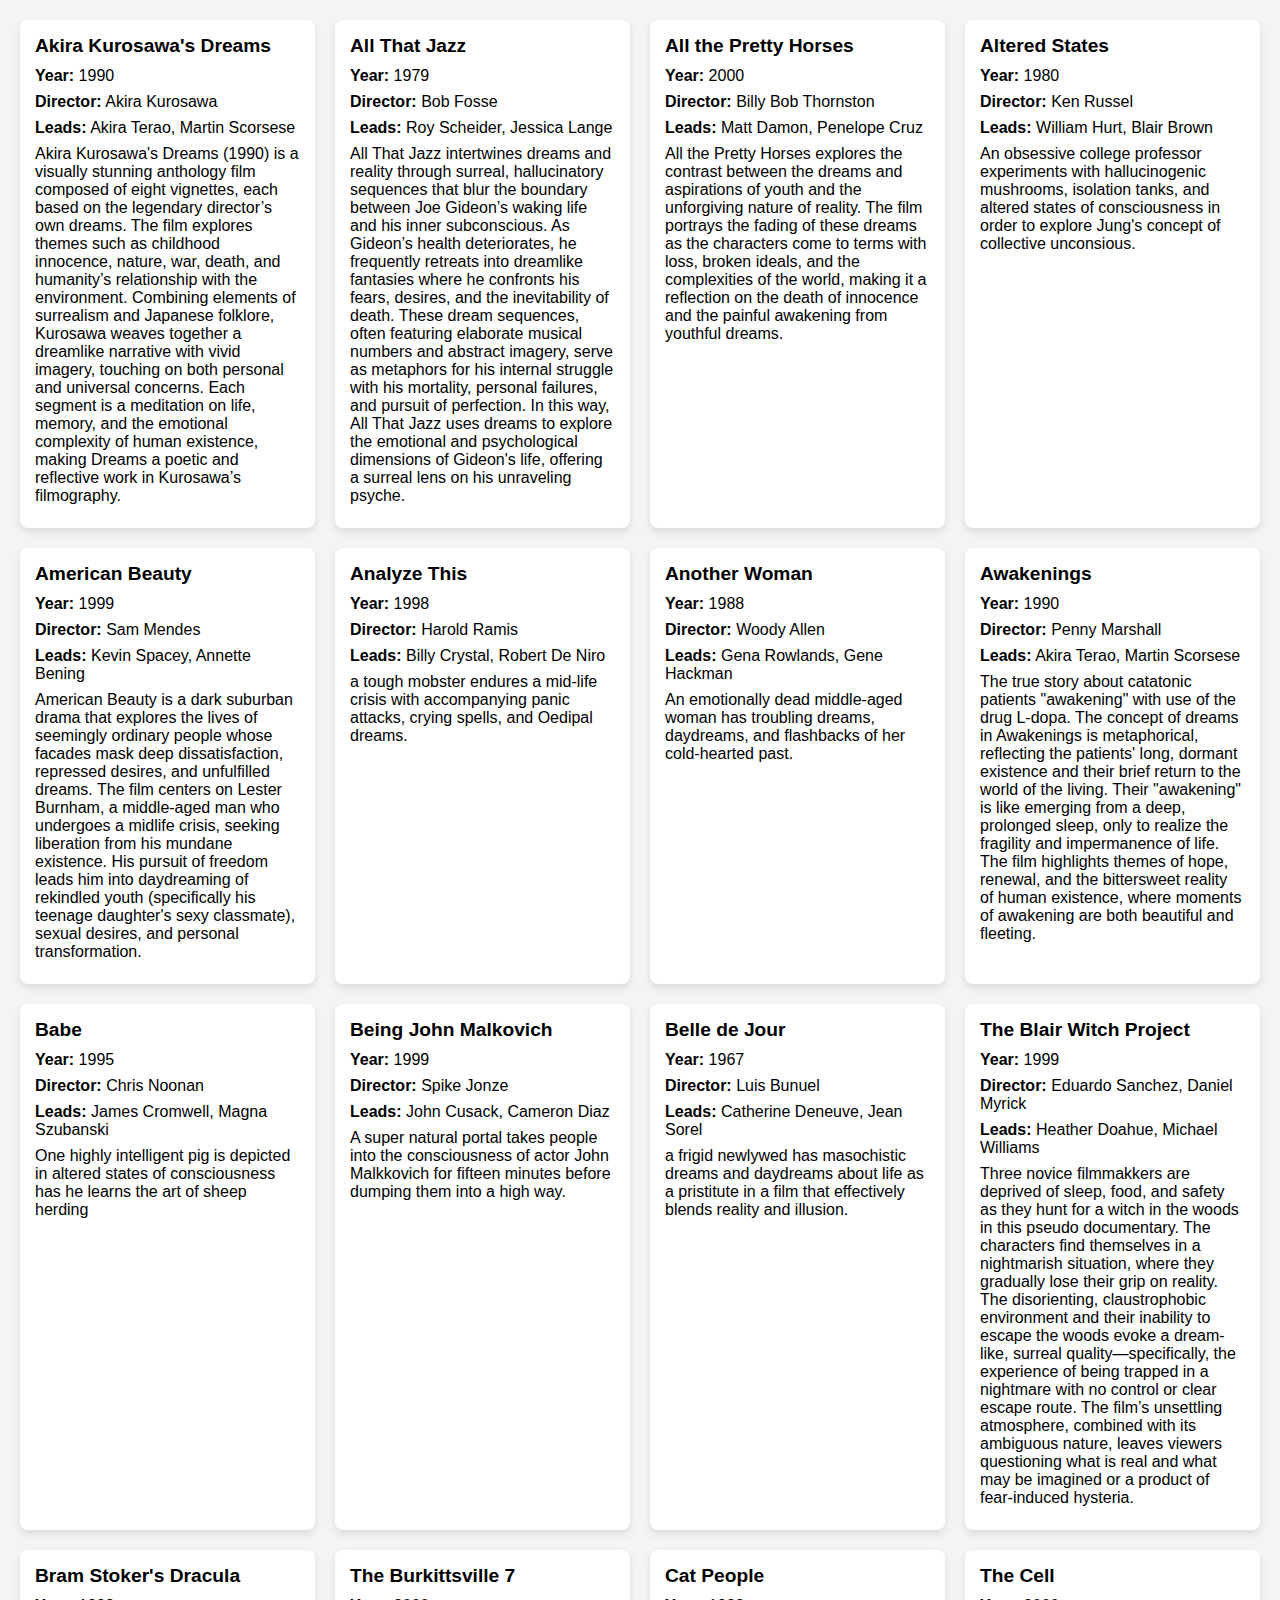
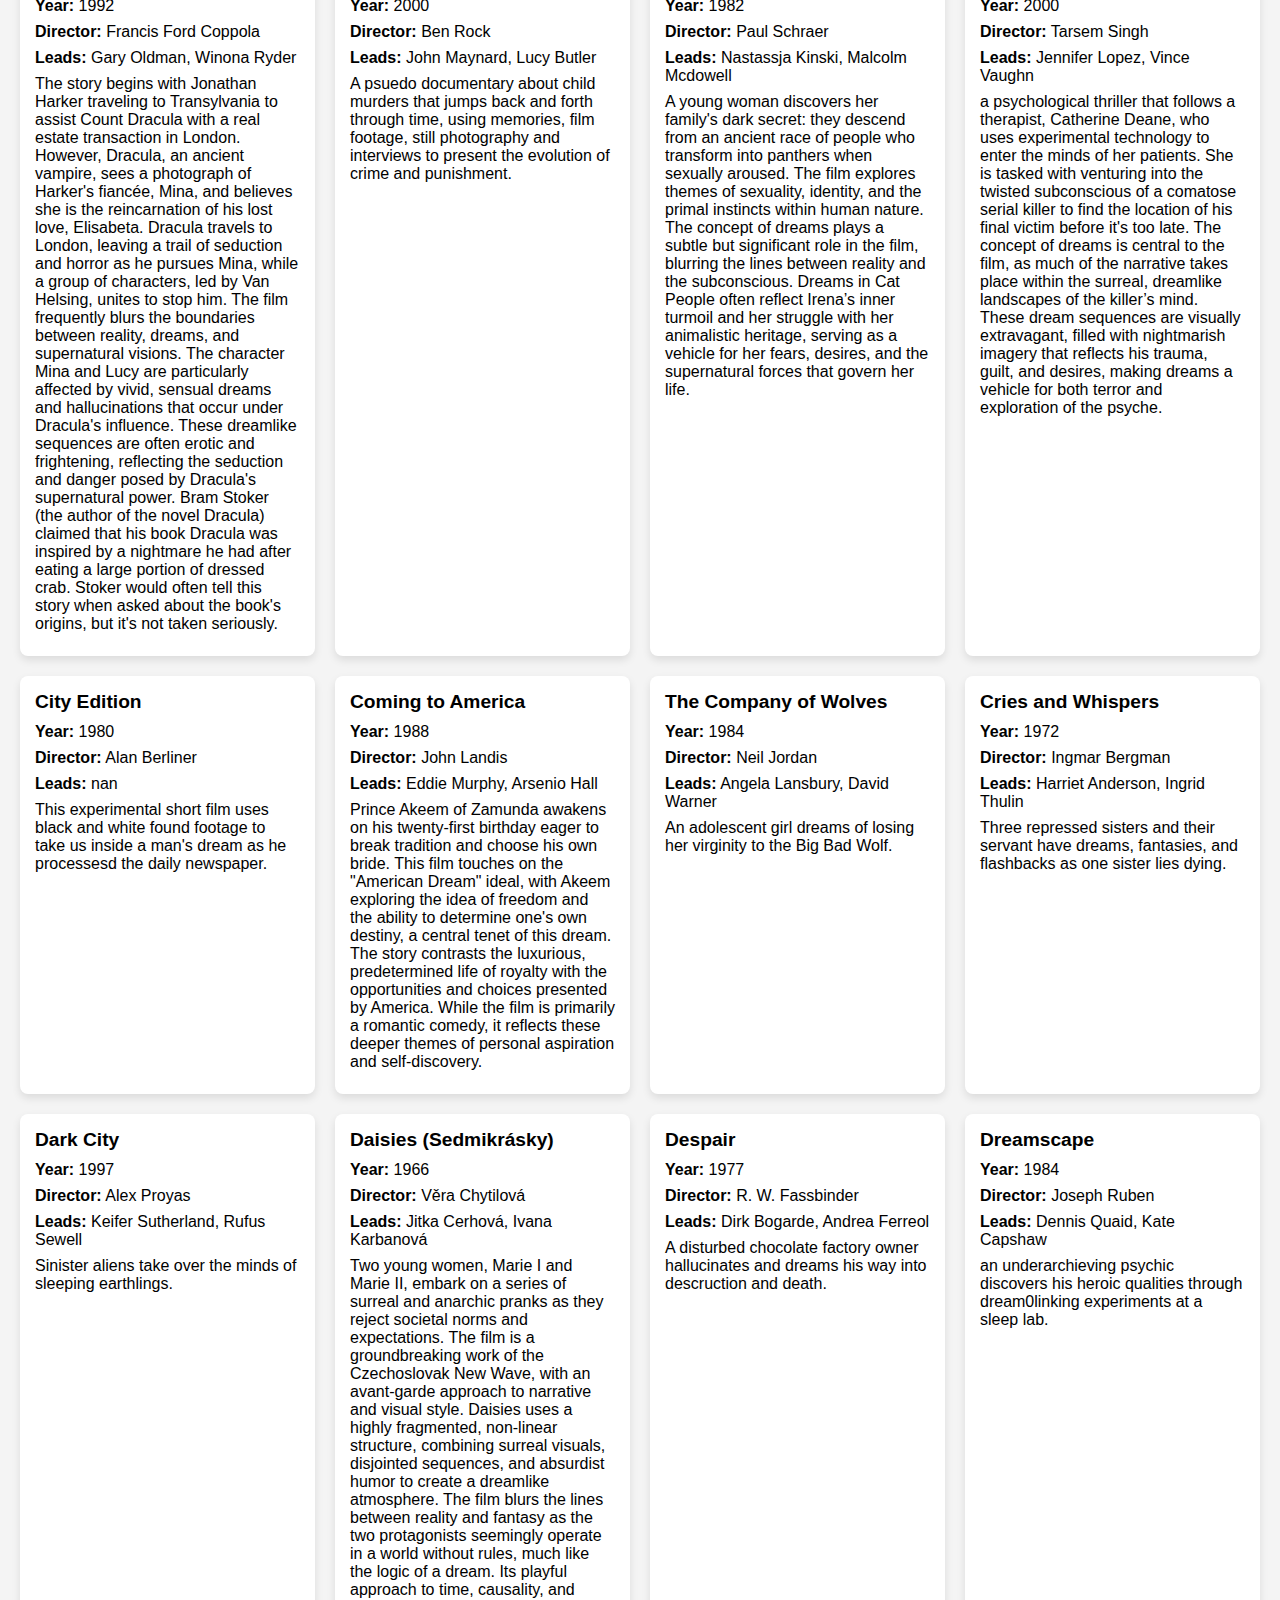
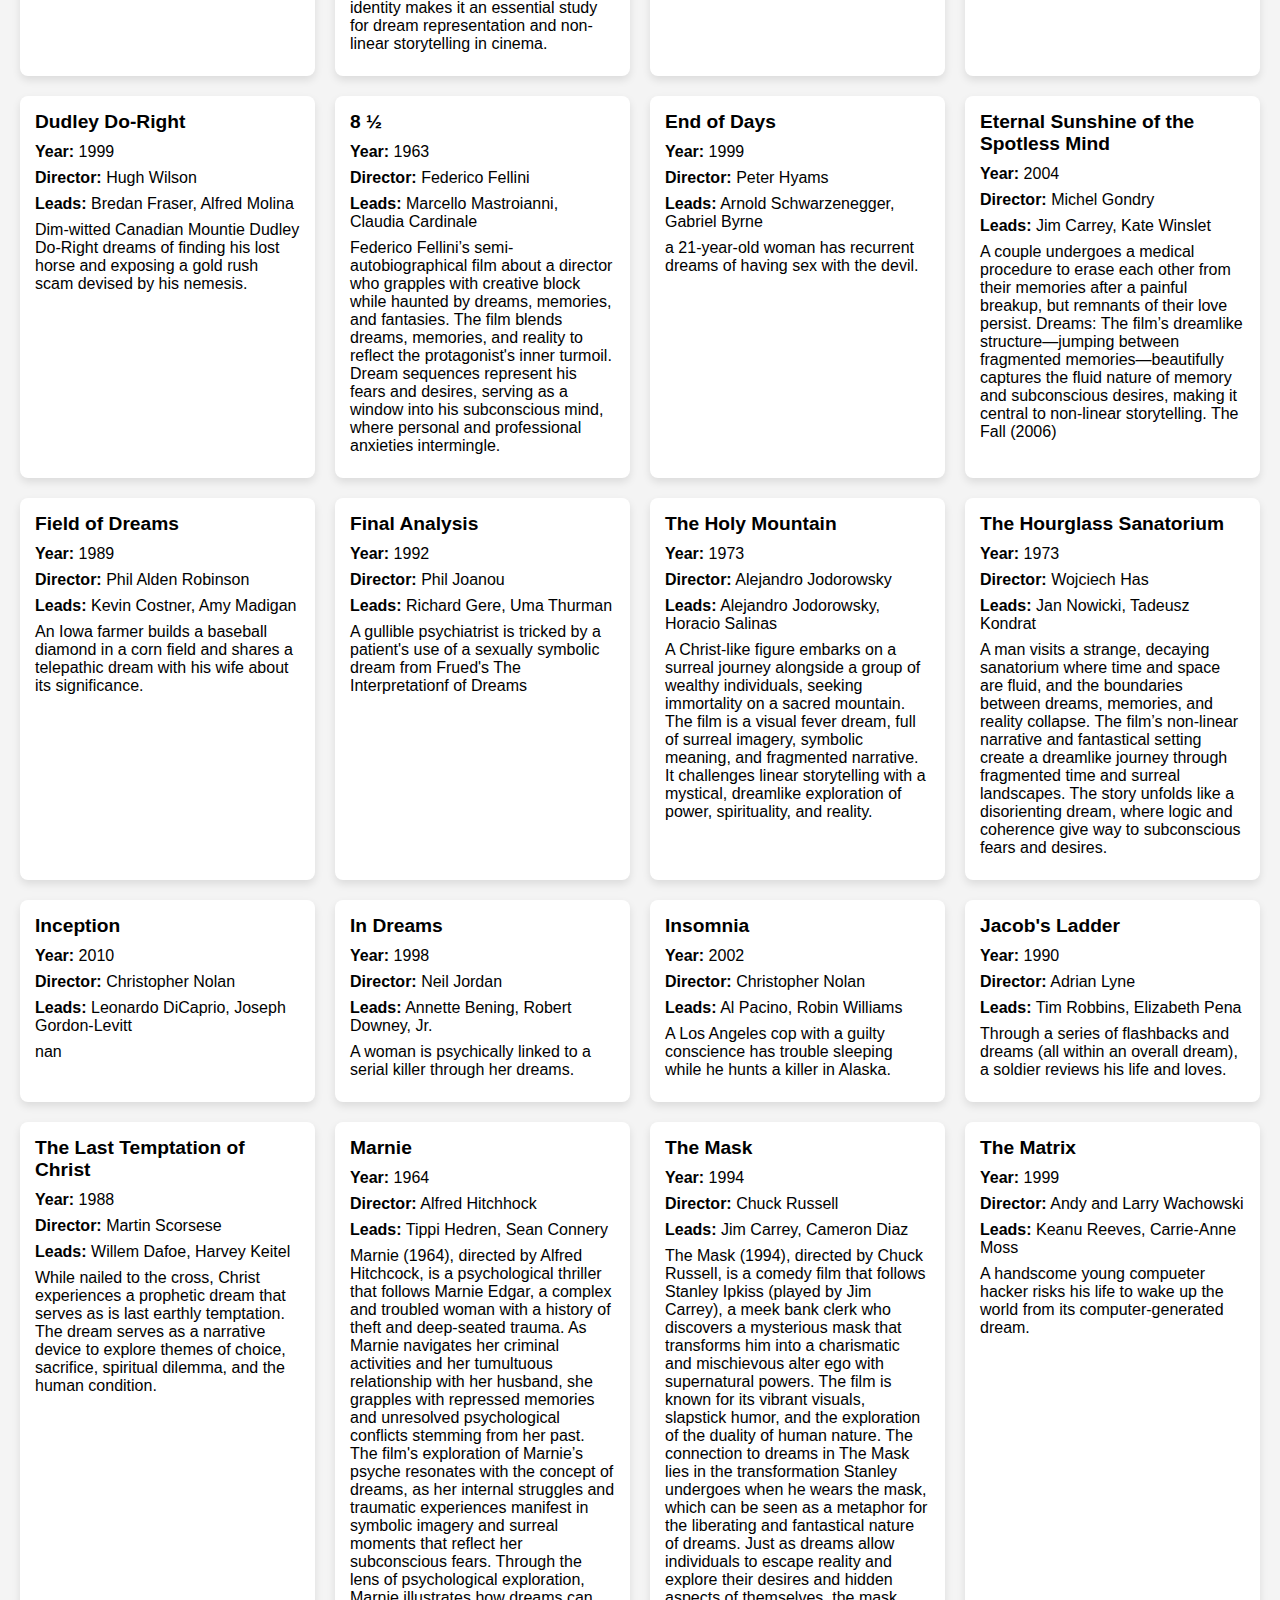
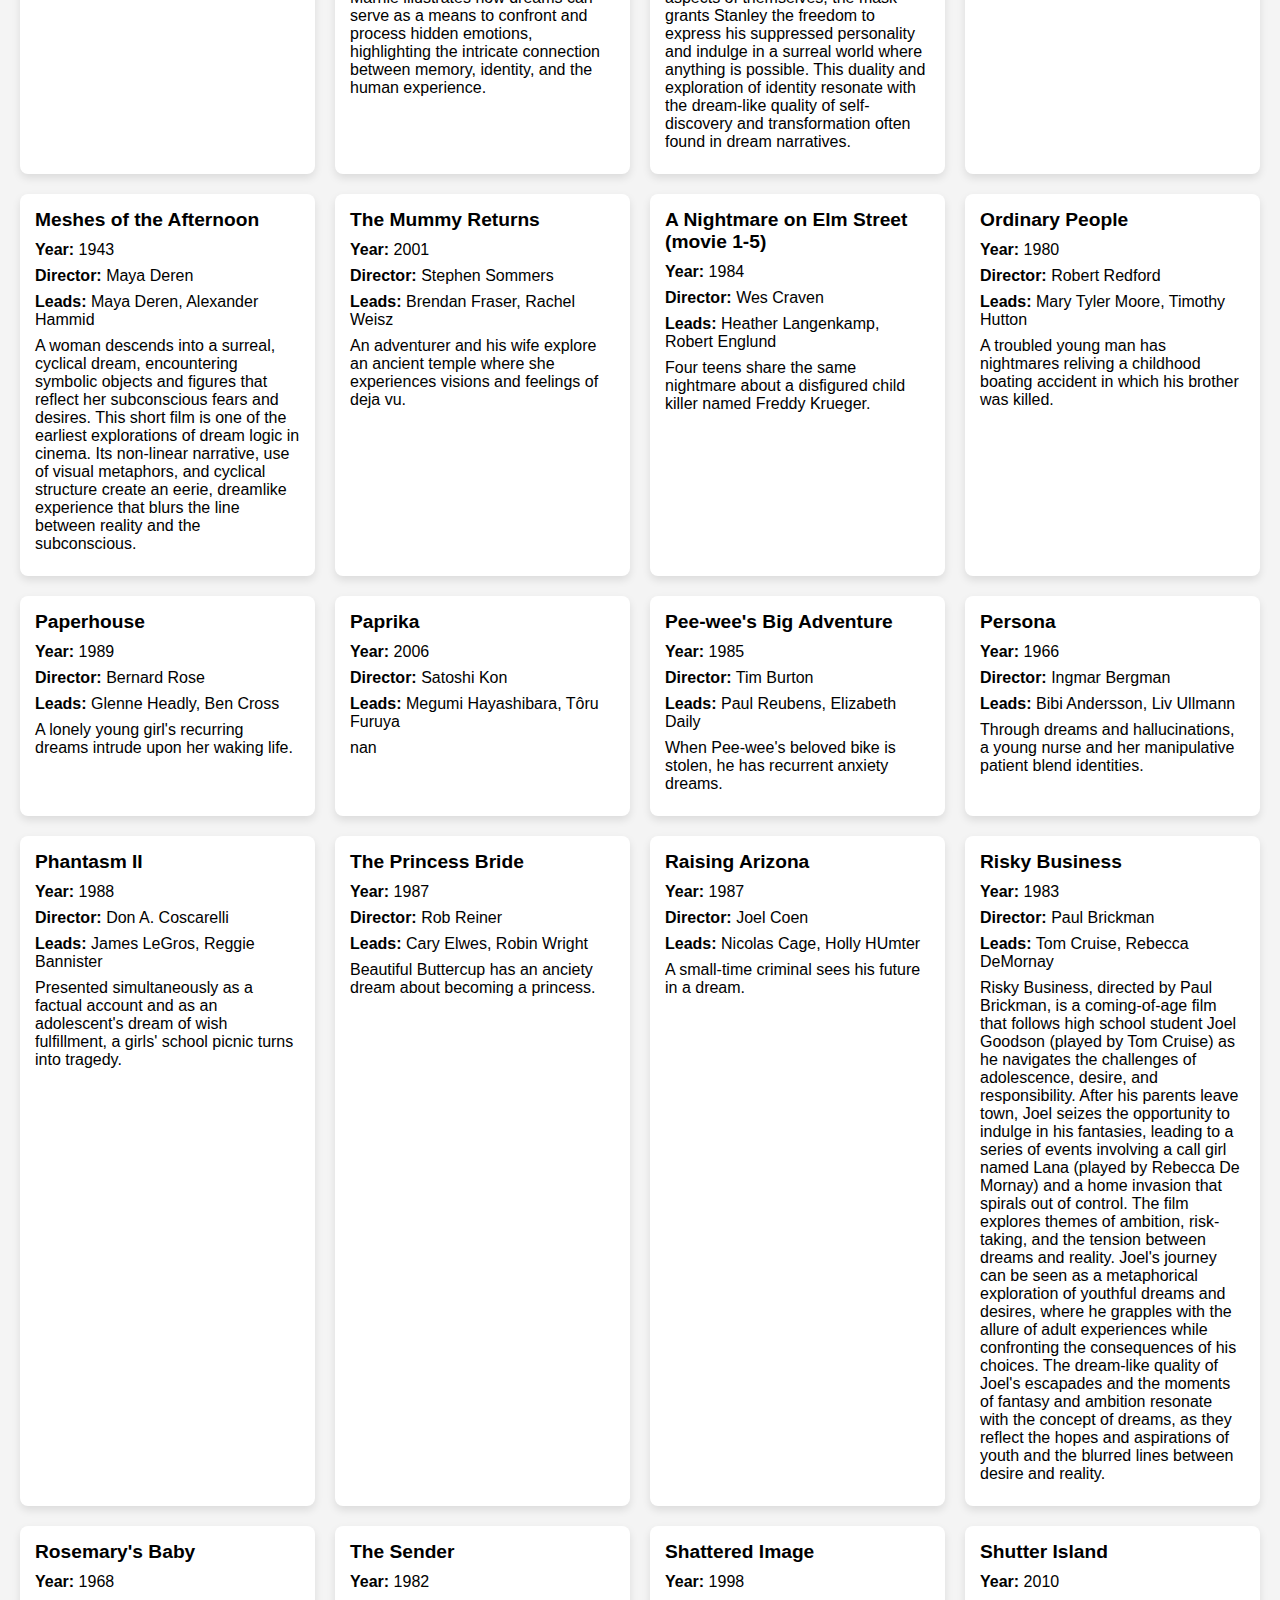
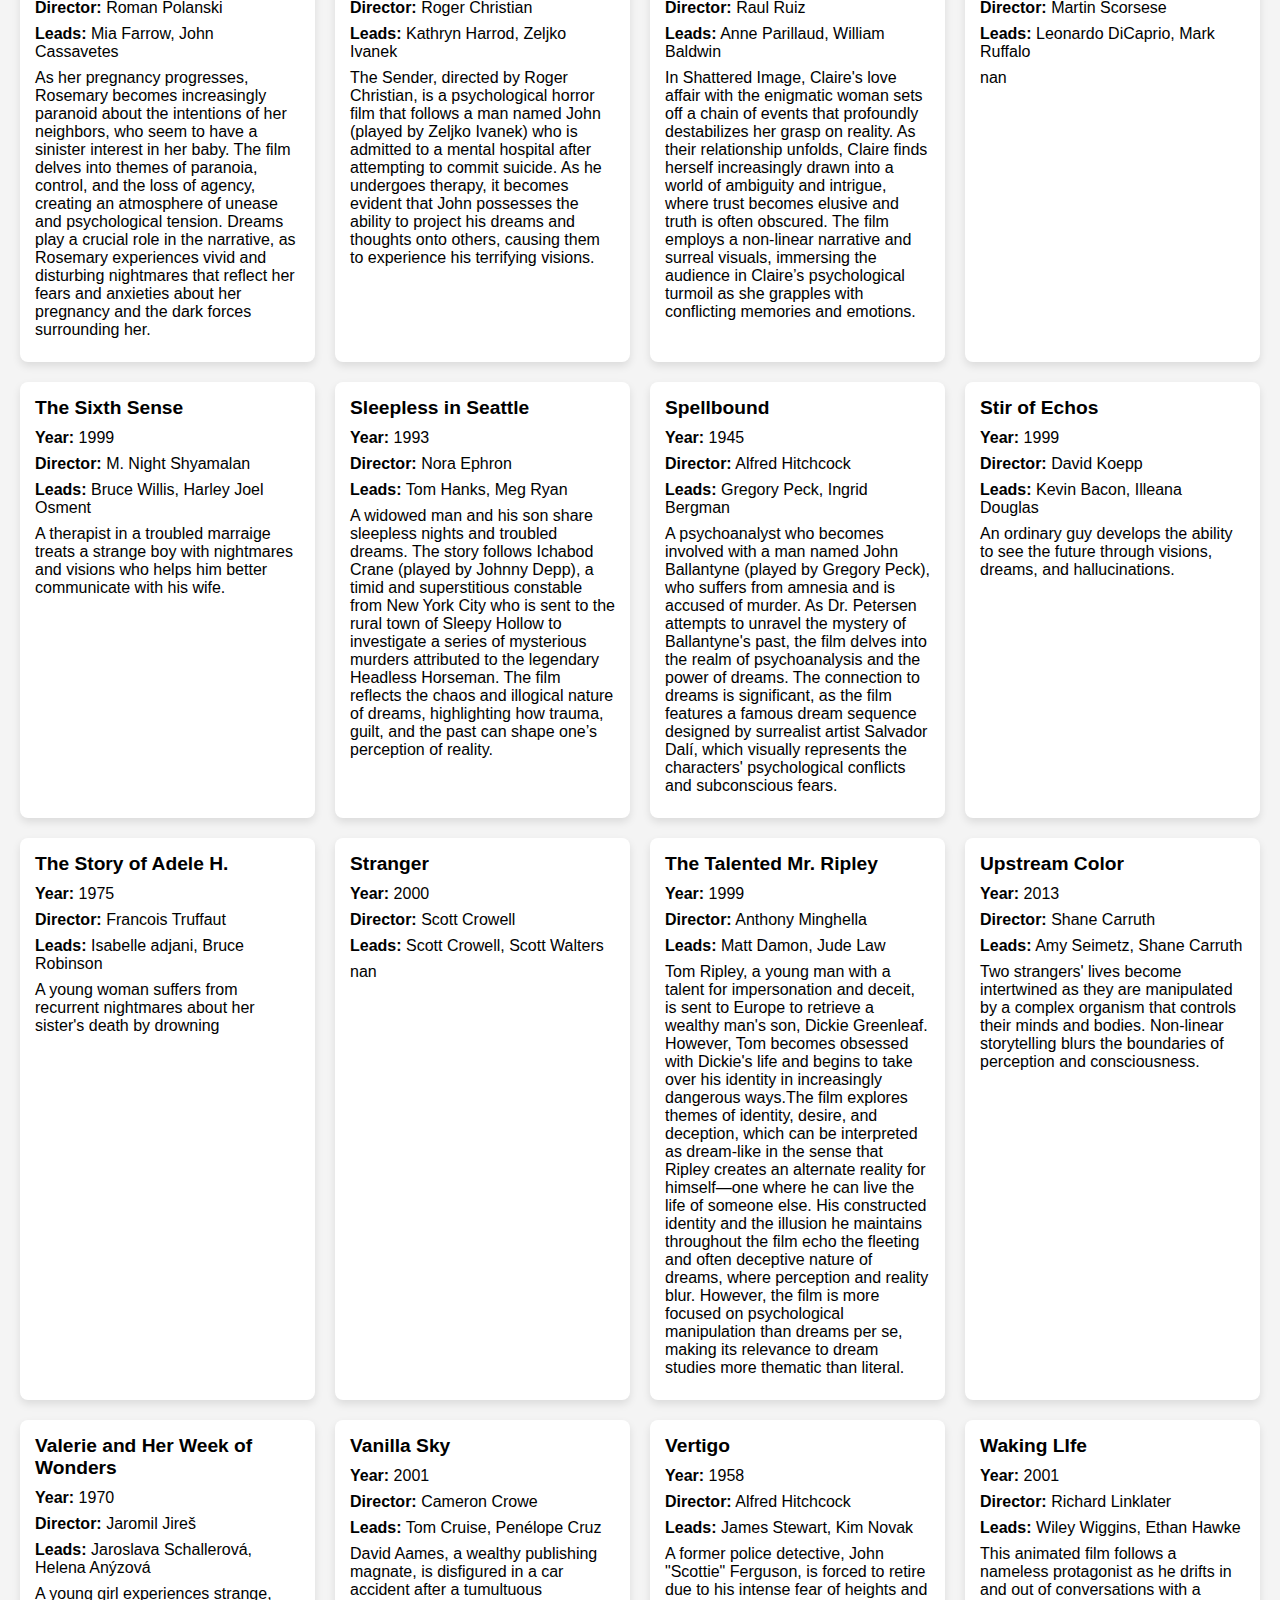
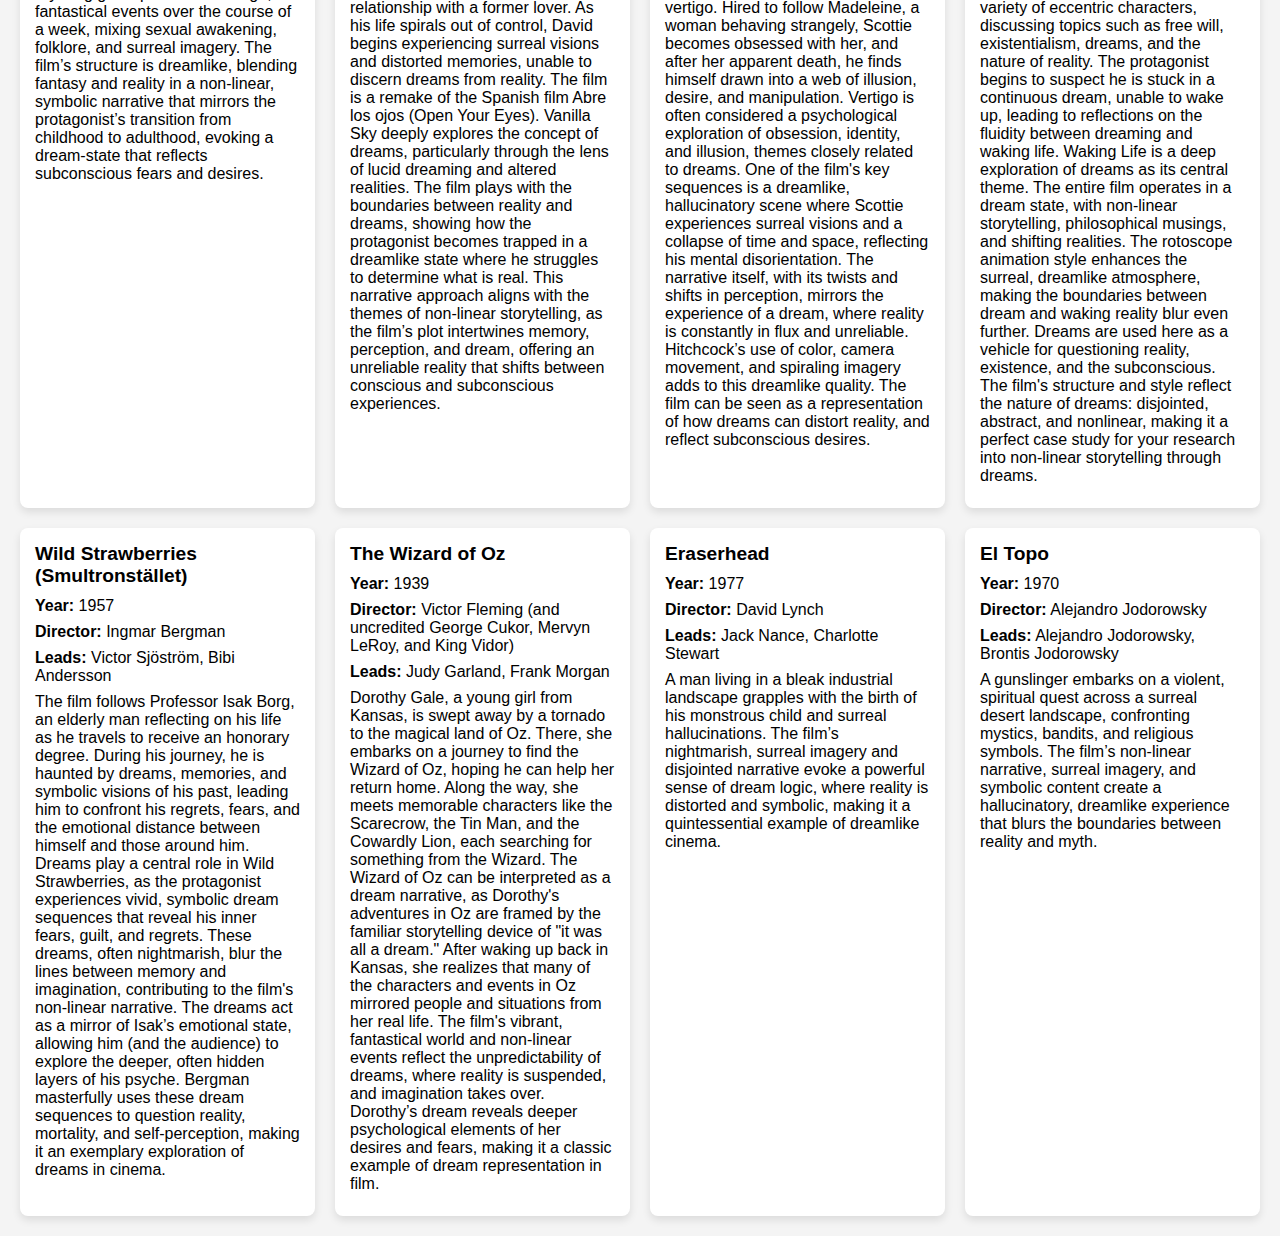
<file: film_archive.html>
<!DOCTYPE html>
<html lang="en">
<head>
    <meta charset="UTF-8">
    <meta name="viewport" content="width=device-width, initial-scale=1.0">
    <title>Film Archive</title>
    <link rel="stylesheet" href="style.css">
</head>
<body>
    <div class="film-grid">
        
    <div class="film-item">
        <div class="film-title">Akira Kurosawa's Dreams</div>
        <div class="film-year"><strong>Year:</strong> 1990</div>
        <div class="film-director"><strong>Director:</strong> Akira Kurosawa</div>
        <div class="film-leads"><strong>Leads:</strong> Akira Terao, Martin Scorsese</div>
        <div class="film-description">Akira Kurosawa's Dreams (1990) is a visually stunning anthology film composed of eight vignettes, each based on the legendary director’s own dreams. The film explores themes such as childhood innocence, nature, war, death, and humanity’s relationship with the environment. Combining elements of surrealism and Japanese folklore, Kurosawa weaves together a dreamlike narrative with vivid imagery, touching on both personal and universal concerns. Each segment is a meditation on life, memory, and the emotional complexity of human existence, making Dreams a poetic and reflective work in Kurosawa’s filmography.</div>
    </div>
    
    <div class="film-item">
        <div class="film-title">All That Jazz</div>
        <div class="film-year"><strong>Year:</strong> 1979</div>
        <div class="film-director"><strong>Director:</strong> Bob Fosse</div>
        <div class="film-leads"><strong>Leads:</strong> Roy Scheider, Jessica Lange</div>
        <div class="film-description">All That Jazz intertwines dreams and reality through surreal, hallucinatory sequences that blur the boundary between Joe Gideon’s waking life and his inner subconscious. As Gideon’s health deteriorates, he frequently retreats into dreamlike fantasies where he confronts his fears, desires, and the inevitability of death. These dream sequences, often featuring elaborate musical numbers and abstract imagery, serve as metaphors for his internal struggle with his mortality, personal failures, and pursuit of perfection. In this way, All That Jazz uses dreams to explore the emotional and psychological dimensions of Gideon's life, offering a surreal lens on his unraveling psyche.</div>
    </div>
    
    <div class="film-item">
        <div class="film-title">All the Pretty Horses</div>
        <div class="film-year"><strong>Year:</strong> 2000</div>
        <div class="film-director"><strong>Director:</strong> Billy Bob Thornston</div>
        <div class="film-leads"><strong>Leads:</strong> Matt Damon, Penelope Cruz</div>
        <div class="film-description">All the Pretty Horses explores the contrast between the dreams and aspirations of youth and the unforgiving nature of reality. The film portrays the fading of these dreams as the characters come to terms with loss, broken ideals, and the complexities of the world, making it a reflection on the death of innocence and the painful awakening from youthful dreams.</div>
    </div>
    
    <div class="film-item">
        <div class="film-title">Altered States</div>
        <div class="film-year"><strong>Year:</strong> 1980</div>
        <div class="film-director"><strong>Director:</strong> Ken Russel</div>
        <div class="film-leads"><strong>Leads:</strong> William Hurt, Blair Brown</div>
        <div class="film-description">An obsessive college professor experiments with hallucinogenic mushrooms, isolation tanks, and altered states of consciousness in order to explore Jung's concept of collective unconsious.</div>
    </div>
    
    <div class="film-item">
        <div class="film-title">American Beauty</div>
        <div class="film-year"><strong>Year:</strong> 1999</div>
        <div class="film-director"><strong>Director:</strong> Sam Mendes</div>
        <div class="film-leads"><strong>Leads:</strong> Kevin Spacey, Annette Bening</div>
        <div class="film-description">American Beauty is a dark suburban drama that explores the lives of seemingly ordinary people whose facades mask deep dissatisfaction, repressed desires, and unfulfilled dreams. The film centers on Lester Burnham, a middle-aged man who undergoes a midlife crisis, seeking liberation from his mundane existence. His pursuit of freedom leads him into daydreaming of rekindled youth (specifically his teenage daughter's sexy classmate), sexual desires, and personal transformation.</div>
    </div>
    
    <div class="film-item">
        <div class="film-title">Analyze This</div>
        <div class="film-year"><strong>Year:</strong> 1998</div>
        <div class="film-director"><strong>Director:</strong> Harold Ramis</div>
        <div class="film-leads"><strong>Leads:</strong> Billy Crystal, Robert De Niro</div>
        <div class="film-description">a tough mobster endures a mid-life crisis with accompanying panic attacks, crying spells, and Oedipal dreams.</div>
    </div>
    
    <div class="film-item">
        <div class="film-title">Another Woman</div>
        <div class="film-year"><strong>Year:</strong> 1988</div>
        <div class="film-director"><strong>Director:</strong> Woody Allen</div>
        <div class="film-leads"><strong>Leads:</strong> Gena Rowlands, Gene Hackman</div>
        <div class="film-description">An emotionally dead middle-aged woman has troubling dreams, daydreams, and flashbacks of her cold-hearted past.</div>
    </div>
    
    <div class="film-item">
        <div class="film-title">Awakenings</div>
        <div class="film-year"><strong>Year:</strong> 1990</div>
        <div class="film-director"><strong>Director:</strong> Penny Marshall</div>
        <div class="film-leads"><strong>Leads:</strong> Akira Terao, Martin Scorsese</div>
        <div class="film-description">The true story about catatonic patients "awakening" with use of the drug L-dopa. The concept of dreams in Awakenings is metaphorical, reflecting the patients' long, dormant existence and their brief return to the world of the living. Their "awakening" is like emerging from a deep, prolonged sleep, only to realize the fragility and impermanence of life. The film highlights themes of hope, renewal, and the bittersweet reality of human existence, where moments of awakening are both beautiful and fleeting.</div>
    </div>
    
    <div class="film-item">
        <div class="film-title">Babe</div>
        <div class="film-year"><strong>Year:</strong> 1995</div>
        <div class="film-director"><strong>Director:</strong> Chris Noonan</div>
        <div class="film-leads"><strong>Leads:</strong> James Cromwell, Magna Szubanski</div>
        <div class="film-description">One highly intelligent pig is depicted in altered states of consciousness has he learns the art of sheep herding</div>
    </div>
    
    <div class="film-item">
        <div class="film-title">Being John Malkovich</div>
        <div class="film-year"><strong>Year:</strong> 1999</div>
        <div class="film-director"><strong>Director:</strong> Spike Jonze</div>
        <div class="film-leads"><strong>Leads:</strong> John Cusack, Cameron Diaz</div>
        <div class="film-description">A super natural portal takes people into the consciousness of actor John Malkkovich for fifteen minutes before dumping them into a high way.</div>
    </div>
    
    <div class="film-item">
        <div class="film-title">Belle de Jour</div>
        <div class="film-year"><strong>Year:</strong> 1967</div>
        <div class="film-director"><strong>Director:</strong> Luis Bunuel</div>
        <div class="film-leads"><strong>Leads:</strong> Catherine Deneuve, Jean Sorel</div>
        <div class="film-description">a frigid newlywed has masochistic dreams and daydreams about life as a pristitute in a film that effectively blends reality and illusion.</div>
    </div>
    
    <div class="film-item">
        <div class="film-title">The Blair Witch Project</div>
        <div class="film-year"><strong>Year:</strong> 1999</div>
        <div class="film-director"><strong>Director:</strong> Eduardo Sanchez, Daniel Myrick</div>
        <div class="film-leads"><strong>Leads:</strong> Heather Doahue, Michael Williams</div>
        <div class="film-description">Three novice filmmakkers are deprived of sleep, food, and safety as they hunt for a witch in the woods in this pseudo documentary. The characters find themselves in a nightmarish situation, where they gradually lose their grip on reality. The disorienting, claustrophobic environment and their inability to escape the woods evoke a dream-like, surreal quality—specifically, the experience of being trapped in a nightmare with no control or clear escape route. The film’s unsettling atmosphere, combined with its ambiguous nature, leaves viewers questioning what is real and what may be imagined or a product of fear-induced hysteria.</div>
    </div>
    
    <div class="film-item">
        <div class="film-title">Bram Stoker's Dracula</div>
        <div class="film-year"><strong>Year:</strong> 1992</div>
        <div class="film-director"><strong>Director:</strong> Francis Ford Coppola</div>
        <div class="film-leads"><strong>Leads:</strong> Gary Oldman, Winona Ryder</div>
        <div class="film-description">The story begins with Jonathan Harker traveling to Transylvania to assist Count Dracula with a real estate transaction in London. However, Dracula, an ancient vampire, sees a photograph of Harker's fiancée, Mina, and believes she is the reincarnation of his lost love, Elisabeta. Dracula travels to London, leaving a trail of seduction and horror as he pursues Mina, while a group of characters, led by Van Helsing, unites to stop him. The film frequently blurs the boundaries between reality, dreams, and supernatural visions. The character Mina and Lucy are particularly affected by vivid, sensual dreams and hallucinations that occur under Dracula's influence. These dreamlike sequences are often erotic and frightening, reflecting the seduction and danger posed by Dracula's supernatural power.
Bram Stoker (the author of the novel Dracula) claimed that his book Dracula was inspired by a nightmare he had after eating a large portion of dressed crab. Stoker would often tell this story when asked about the book's origins, but it's not taken seriously.</div>
    </div>
    
    <div class="film-item">
        <div class="film-title">The Burkittsville 7</div>
        <div class="film-year"><strong>Year:</strong> 2000</div>
        <div class="film-director"><strong>Director:</strong> Ben Rock</div>
        <div class="film-leads"><strong>Leads:</strong> John Maynard, Lucy Butler</div>
        <div class="film-description">A psuedo documentary about child murders that jumps back and forth through time, using memories, film footage, still photography and interviews to present the evolution of crime and punishment.</div>
    </div>
    
    <div class="film-item">
        <div class="film-title">Cat People</div>
        <div class="film-year"><strong>Year:</strong> 1982</div>
        <div class="film-director"><strong>Director:</strong> Paul Schraer</div>
        <div class="film-leads"><strong>Leads:</strong> Nastassja Kinski, Malcolm Mcdowell</div>
        <div class="film-description">A young woman discovers her family's dark secret: they descend from an ancient race of people who transform into panthers when sexually aroused. The film explores themes of sexuality, identity, and the primal instincts within human nature. The concept of dreams plays a subtle but significant role in the film, blurring the lines between reality and the subconscious. Dreams in Cat People often reflect Irena’s inner turmoil and her struggle with her animalistic heritage, serving as a vehicle for her fears, desires, and the supernatural forces that govern her life.</div>
    </div>
    
    <div class="film-item">
        <div class="film-title">The Cell</div>
        <div class="film-year"><strong>Year:</strong> 2000</div>
        <div class="film-director"><strong>Director:</strong> Tarsem Singh</div>
        <div class="film-leads"><strong>Leads:</strong> Jennifer Lopez, Vince Vaughn</div>
        <div class="film-description">a psychological thriller that follows a therapist, Catherine Deane, who uses experimental technology to enter the minds of her patients. She is tasked with venturing into the twisted subconscious of a comatose serial killer to find the location of his final victim before it's too late. The concept of dreams is central to the film, as much of the narrative takes place within the surreal, dreamlike landscapes of the killer’s mind. These dream sequences are visually extravagant, filled with nightmarish imagery that reflects his trauma, guilt, and desires, making dreams a vehicle for both terror and exploration of the psyche.</div>
    </div>
    
    <div class="film-item">
        <div class="film-title">City Edition</div>
        <div class="film-year"><strong>Year:</strong> 1980</div>
        <div class="film-director"><strong>Director:</strong> Alan Berliner</div>
        <div class="film-leads"><strong>Leads:</strong> nan</div>
        <div class="film-description">This experimental short film uses black and white found footage to take us inside a man's dream as he processesd the daily newspaper.</div>
    </div>
    
    <div class="film-item">
        <div class="film-title">Coming to America</div>
        <div class="film-year"><strong>Year:</strong> 1988</div>
        <div class="film-director"><strong>Director:</strong> John Landis</div>
        <div class="film-leads"><strong>Leads:</strong> Eddie Murphy, Arsenio Hall</div>
        <div class="film-description">Prince Akeem of Zamunda awakens on his twenty-first birthday eager to break tradition and choose his own bride. This film touches on the "American Dream" ideal, with Akeem exploring the idea of freedom and the ability to determine one's own destiny, a central tenet of this dream. The story contrasts the luxurious, predetermined life of royalty with the opportunities and choices presented by America. While the film is primarily a romantic comedy, it reflects these deeper themes of personal aspiration and self-discovery.</div>
    </div>
    
    <div class="film-item">
        <div class="film-title">The Company of Wolves</div>
        <div class="film-year"><strong>Year:</strong> 1984</div>
        <div class="film-director"><strong>Director:</strong> Neil Jordan</div>
        <div class="film-leads"><strong>Leads:</strong> Angela Lansbury, David Warner</div>
        <div class="film-description">An adolescent girl dreams of losing her virginity to the Big Bad Wolf.</div>
    </div>
    
    <div class="film-item">
        <div class="film-title">Cries and Whispers</div>
        <div class="film-year"><strong>Year:</strong> 1972</div>
        <div class="film-director"><strong>Director:</strong> Ingmar Bergman</div>
        <div class="film-leads"><strong>Leads:</strong> Harriet Anderson, Ingrid Thulin</div>
        <div class="film-description">Three repressed sisters and their servant have dreams, fantasies, and flashbacks as one sister lies dying.</div>
    </div>
    
    <div class="film-item">
        <div class="film-title">Dark City</div>
        <div class="film-year"><strong>Year:</strong> 1997</div>
        <div class="film-director"><strong>Director:</strong> Alex Proyas</div>
        <div class="film-leads"><strong>Leads:</strong> Keifer Sutherland, Rufus Sewell</div>
        <div class="film-description">Sinister aliens take over the minds of sleeping earthlings.</div>
    </div>
    
    <div class="film-item">
        <div class="film-title">Daisies (Sedmikrásky)</div>
        <div class="film-year"><strong>Year:</strong> 1966</div>
        <div class="film-director"><strong>Director:</strong> Věra Chytilová</div>
        <div class="film-leads"><strong>Leads:</strong> Jitka Cerhová, Ivana Karbanová</div>
        <div class="film-description">Two young women, Marie I and Marie II, embark on a series of surreal and anarchic pranks as they reject societal norms and expectations. The film is a groundbreaking work of the Czechoslovak New Wave, with an avant-garde approach to narrative and visual style.
Daisies uses a highly fragmented, non-linear structure, combining surreal visuals, disjointed sequences, and absurdist humor to create a dreamlike atmosphere. The film blurs the lines between reality and fantasy as the two protagonists seemingly operate in a world without rules, much like the logic of a dream. Its playful approach to time, causality, and identity makes it an essential study for dream representation and non-linear storytelling in cinema.</div>
    </div>
    
    <div class="film-item">
        <div class="film-title">Despair</div>
        <div class="film-year"><strong>Year:</strong> 1977</div>
        <div class="film-director"><strong>Director:</strong> R. W. Fassbinder</div>
        <div class="film-leads"><strong>Leads:</strong> Dirk Bogarde, Andrea Ferreol</div>
        <div class="film-description">A disturbed chocolate factory owner hallucinates and dreams his way into descruction and death.</div>
    </div>
    
    <div class="film-item">
        <div class="film-title">Dreamscape</div>
        <div class="film-year"><strong>Year:</strong> 1984</div>
        <div class="film-director"><strong>Director:</strong> Joseph Ruben</div>
        <div class="film-leads"><strong>Leads:</strong> Dennis Quaid, Kate Capshaw</div>
        <div class="film-description">an underarchieving psychic discovers his heroic qualities through dream0linking experiments at a sleep lab.</div>
    </div>
    
    <div class="film-item">
        <div class="film-title">Dudley Do-Right</div>
        <div class="film-year"><strong>Year:</strong> 1999</div>
        <div class="film-director"><strong>Director:</strong> Hugh Wilson</div>
        <div class="film-leads"><strong>Leads:</strong> Bredan Fraser, Alfred Molina</div>
        <div class="film-description">Dim-witted Canadian Mountie Dudley Do-Right dreams of finding his lost horse and exposing a gold rush scam devised by his nemesis. </div>
    </div>
    
    <div class="film-item">
        <div class="film-title">8 ½</div>
        <div class="film-year"><strong>Year:</strong> 1963</div>
        <div class="film-director"><strong>Director:</strong> Federico Fellini</div>
        <div class="film-leads"><strong>Leads:</strong> Marcello Mastroianni, Claudia Cardinale</div>
        <div class="film-description">Federico Fellini’s semi-autobiographical film about a director who grapples with creative block while haunted by dreams, memories, and fantasies. The film blends dreams, memories, and reality to reflect the protagonist's inner turmoil. Dream sequences represent his fears and desires, serving as a window into his subconscious mind, where personal and professional anxieties intermingle.</div>
    </div>
    
    <div class="film-item">
        <div class="film-title">End of Days</div>
        <div class="film-year"><strong>Year:</strong> 1999</div>
        <div class="film-director"><strong>Director:</strong> Peter Hyams</div>
        <div class="film-leads"><strong>Leads:</strong> Arnold Schwarzenegger, Gabriel Byrne</div>
        <div class="film-description">a 21-year-old woman has recurrent dreams of having sex with the devil.</div>
    </div>
    
    <div class="film-item">
        <div class="film-title">Eternal Sunshine of the Spotless Mind</div>
        <div class="film-year"><strong>Year:</strong> 2004</div>
        <div class="film-director"><strong>Director:</strong> Michel Gondry</div>
        <div class="film-leads"><strong>Leads:</strong> Jim Carrey, Kate Winslet</div>
        <div class="film-description">A couple undergoes a medical procedure to erase each other from their memories after a painful breakup, but remnants of their love persist.
Dreams: The film’s dreamlike structure—jumping between fragmented memories—beautifully captures the fluid nature of memory and subconscious desires, making it central to non-linear storytelling.
The Fall (2006)</div>
    </div>
    
    <div class="film-item">
        <div class="film-title">Field of Dreams</div>
        <div class="film-year"><strong>Year:</strong> 1989</div>
        <div class="film-director"><strong>Director:</strong> Phil Alden Robinson</div>
        <div class="film-leads"><strong>Leads:</strong> Kevin Costner, Amy Madigan</div>
        <div class="film-description">An Iowa farmer builds a baseball diamond in a corn field and shares a telepathic dream with his wife about its significance.</div>
    </div>
    
    <div class="film-item">
        <div class="film-title">Final Analysis</div>
        <div class="film-year"><strong>Year:</strong> 1992</div>
        <div class="film-director"><strong>Director:</strong> Phil Joanou</div>
        <div class="film-leads"><strong>Leads:</strong> Richard Gere, Uma Thurman</div>
        <div class="film-description">A gullible psychiatrist is tricked by a patient's use of a sexually symbolic dream from Frued's The Interpretationf of Dreams</div>
    </div>
    
    <div class="film-item">
        <div class="film-title">The Holy Mountain</div>
        <div class="film-year"><strong>Year:</strong> 1973</div>
        <div class="film-director"><strong>Director:</strong> Alejandro Jodorowsky</div>
        <div class="film-leads"><strong>Leads:</strong> Alejandro Jodorowsky, Horacio Salinas</div>
        <div class="film-description">A Christ-like figure embarks on a surreal journey alongside a group of wealthy individuals, seeking immortality on a sacred mountain.
The film is a visual fever dream, full of surreal imagery, symbolic meaning, and fragmented narrative. It challenges linear storytelling with a mystical, dreamlike exploration of power, spirituality, and reality.</div>
    </div>
    
    <div class="film-item">
        <div class="film-title">The Hourglass Sanatorium</div>
        <div class="film-year"><strong>Year:</strong> 1973</div>
        <div class="film-director"><strong>Director:</strong> Wojciech Has</div>
        <div class="film-leads"><strong>Leads:</strong> Jan Nowicki, Tadeusz Kondrat</div>
        <div class="film-description">A man visits a strange, decaying sanatorium where time and space are fluid, and the boundaries between dreams, memories, and reality collapse.
The film’s non-linear narrative and fantastical setting create a dreamlike journey through fragmented time and surreal landscapes. The story unfolds like a disorienting dream, where logic and coherence give way to subconscious fears and desires.
</div>
    </div>
    
    <div class="film-item">
        <div class="film-title">Inception</div>
        <div class="film-year"><strong>Year:</strong> 2010</div>
        <div class="film-director"><strong>Director:</strong> Christopher Nolan</div>
        <div class="film-leads"><strong>Leads:</strong> Leonardo DiCaprio, Joseph Gordon-Levitt</div>
        <div class="film-description">nan</div>
    </div>
    
    <div class="film-item">
        <div class="film-title">In Dreams</div>
        <div class="film-year"><strong>Year:</strong> 1998</div>
        <div class="film-director"><strong>Director:</strong> Neil Jordan</div>
        <div class="film-leads"><strong>Leads:</strong> Annette Bening, Robert Downey, Jr.</div>
        <div class="film-description">A woman is psychically linked to a serial killer through her dreams.</div>
    </div>
    
    <div class="film-item">
        <div class="film-title">Insomnia</div>
        <div class="film-year"><strong>Year:</strong> 2002</div>
        <div class="film-director"><strong>Director:</strong> Christopher Nolan</div>
        <div class="film-leads"><strong>Leads:</strong> Al Pacino, Robin Williams</div>
        <div class="film-description">A Los Angeles cop with a guilty conscience has trouble sleeping while he hunts a killer in Alaska.</div>
    </div>
    
    <div class="film-item">
        <div class="film-title">Jacob's Ladder</div>
        <div class="film-year"><strong>Year:</strong> 1990</div>
        <div class="film-director"><strong>Director:</strong> Adrian Lyne</div>
        <div class="film-leads"><strong>Leads:</strong> Tim Robbins, Elizabeth Pena</div>
        <div class="film-description">Through a series of flashbacks and dreams (all within an overall dream), a soldier reviews his life and loves.</div>
    </div>
    
    <div class="film-item">
        <div class="film-title">The Last Temptation of Christ</div>
        <div class="film-year"><strong>Year:</strong> 1988</div>
        <div class="film-director"><strong>Director:</strong> Martin Scorsese</div>
        <div class="film-leads"><strong>Leads:</strong> Willem Dafoe, Harvey Keitel</div>
        <div class="film-description">While nailed to the cross, Christ experiences a prophetic dream that serves as is last earthly temptation. The dream serves as a narrative device to explore themes of choice, sacrifice, spiritual dilemma, and the human condition.</div>
    </div>
    
    <div class="film-item">
        <div class="film-title">Marnie</div>
        <div class="film-year"><strong>Year:</strong> 1964</div>
        <div class="film-director"><strong>Director:</strong> Alfred Hitchhock</div>
        <div class="film-leads"><strong>Leads:</strong> Tippi Hedren, Sean Connery</div>
        <div class="film-description">Marnie (1964), directed by Alfred Hitchcock, is a psychological thriller that follows Marnie Edgar, a complex and troubled woman with a history of theft and deep-seated trauma. As Marnie navigates her criminal activities and her tumultuous relationship with her husband, she grapples with repressed memories and unresolved psychological conflicts stemming from her past. The film's exploration of Marnie’s psyche resonates with the concept of dreams, as her internal struggles and traumatic experiences manifest in symbolic imagery and surreal moments that reflect her subconscious fears. Through the lens of psychological exploration, Marnie illustrates how dreams can serve as a means to confront and process hidden emotions, highlighting the intricate connection between memory, identity, and the human experience.










</div>
    </div>
    
    <div class="film-item">
        <div class="film-title">The Mask</div>
        <div class="film-year"><strong>Year:</strong> 1994</div>
        <div class="film-director"><strong>Director:</strong> Chuck Russell</div>
        <div class="film-leads"><strong>Leads:</strong> Jim Carrey, Cameron Diaz</div>
        <div class="film-description">The Mask (1994), directed by Chuck Russell, is a comedy film that follows Stanley Ipkiss (played by Jim Carrey), a meek bank clerk who discovers a mysterious mask that transforms him into a charismatic and mischievous alter ego with supernatural powers. The film is known for its vibrant visuals, slapstick humor, and the exploration of the duality of human nature. The connection to dreams in The Mask lies in the transformation Stanley undergoes when he wears the mask, which can be seen as a metaphor for the liberating and fantastical nature of dreams. Just as dreams allow individuals to escape reality and explore their desires and hidden aspects of themselves, the mask grants Stanley the freedom to express his suppressed personality and indulge in a surreal world where anything is possible. This duality and exploration of identity resonate with the dream-like quality of self-discovery and transformation often found in dream narratives.</div>
    </div>
    
    <div class="film-item">
        <div class="film-title">The Matrix</div>
        <div class="film-year"><strong>Year:</strong> 1999</div>
        <div class="film-director"><strong>Director:</strong> Andy and Larry Wachowski</div>
        <div class="film-leads"><strong>Leads:</strong> Keanu Reeves, Carrie-Anne Moss</div>
        <div class="film-description">A handscome young compueter hacker risks his life to wake up the world from its computer-generated dream.</div>
    </div>
    
    <div class="film-item">
        <div class="film-title">Meshes of the Afternoon</div>
        <div class="film-year"><strong>Year:</strong> 1943</div>
        <div class="film-director"><strong>Director:</strong> Maya Deren</div>
        <div class="film-leads"><strong>Leads:</strong> Maya Deren, Alexander Hammid</div>
        <div class="film-description">A woman descends into a surreal, cyclical dream, encountering symbolic objects and figures that reflect her subconscious fears and desires.
This short film is one of the earliest explorations of dream logic in cinema. Its non-linear narrative, use of visual metaphors, and cyclical structure create an eerie, dreamlike experience that blurs the line between reality and the subconscious.</div>
    </div>
    
    <div class="film-item">
        <div class="film-title">The Mummy Returns</div>
        <div class="film-year"><strong>Year:</strong> 2001</div>
        <div class="film-director"><strong>Director:</strong> Stephen Sommers</div>
        <div class="film-leads"><strong>Leads:</strong> Brendan Fraser, Rachel Weisz</div>
        <div class="film-description">An adventurer and his wife explore an ancient temple where she experiences visions and feelings of deja vu.</div>
    </div>
    
    <div class="film-item">
        <div class="film-title">A Nightmare on Elm Street (movie 1-5)</div>
        <div class="film-year"><strong>Year:</strong> 1984</div>
        <div class="film-director"><strong>Director:</strong>  Wes Craven</div>
        <div class="film-leads"><strong>Leads:</strong> Heather Langenkamp, Robert Englund</div>
        <div class="film-description">Four teens share the same nightmare about a disfigured child killer named Freddy Krueger.</div>
    </div>
    
    <div class="film-item">
        <div class="film-title">Ordinary People</div>
        <div class="film-year"><strong>Year:</strong> 1980</div>
        <div class="film-director"><strong>Director:</strong> Robert Redford</div>
        <div class="film-leads"><strong>Leads:</strong> Mary Tyler Moore, Timothy Hutton</div>
        <div class="film-description">A troubled young man has nightmares reliving a childhood boating accident in which his brother was killed.</div>
    </div>
    
    <div class="film-item">
        <div class="film-title">Paperhouse</div>
        <div class="film-year"><strong>Year:</strong> 1989</div>
        <div class="film-director"><strong>Director:</strong> Bernard Rose</div>
        <div class="film-leads"><strong>Leads:</strong> Glenne Headly, Ben Cross</div>
        <div class="film-description">A lonely young girl's recurring dreams intrude upon her waking life.</div>
    </div>
    
    <div class="film-item">
        <div class="film-title">Paprika</div>
        <div class="film-year"><strong>Year:</strong> 2006</div>
        <div class="film-director"><strong>Director:</strong> Satoshi Kon</div>
        <div class="film-leads"><strong>Leads:</strong> Megumi Hayashibara, Tôru Furuya</div>
        <div class="film-description">nan</div>
    </div>
    
    <div class="film-item">
        <div class="film-title">Pee-wee's Big Adventure</div>
        <div class="film-year"><strong>Year:</strong> 1985</div>
        <div class="film-director"><strong>Director:</strong> Tim Burton</div>
        <div class="film-leads"><strong>Leads:</strong> Paul Reubens, Elizabeth Daily</div>
        <div class="film-description">When Pee-wee's beloved bike is stolen, he has recurrent anxiety dreams.</div>
    </div>
    
    <div class="film-item">
        <div class="film-title">Persona</div>
        <div class="film-year"><strong>Year:</strong> 1966</div>
        <div class="film-director"><strong>Director:</strong> Ingmar Bergman</div>
        <div class="film-leads"><strong>Leads:</strong> Bibi Andersson, Liv Ullmann</div>
        <div class="film-description">Through dreams and hallucinations, a young nurse and her manipulative patient blend identities.</div>
    </div>
    
    <div class="film-item">
        <div class="film-title">Phantasm II</div>
        <div class="film-year"><strong>Year:</strong> 1988</div>
        <div class="film-director"><strong>Director:</strong> Don A. Coscarelli</div>
        <div class="film-leads"><strong>Leads:</strong> James LeGros, Reggie Bannister</div>
        <div class="film-description">Presented simultaneously as a factual account and as an adolescent's dream of wish fulfillment, a girls' school picnic turns into tragedy.</div>
    </div>
    
    <div class="film-item">
        <div class="film-title">The Princess Bride</div>
        <div class="film-year"><strong>Year:</strong> 1987</div>
        <div class="film-director"><strong>Director:</strong> Rob Reiner</div>
        <div class="film-leads"><strong>Leads:</strong> Cary Elwes, Robin Wright</div>
        <div class="film-description">Beautiful Buttercup has an anciety dream about becoming a princess.</div>
    </div>
    
    <div class="film-item">
        <div class="film-title">Raising Arizona</div>
        <div class="film-year"><strong>Year:</strong> 1987</div>
        <div class="film-director"><strong>Director:</strong> Joel Coen</div>
        <div class="film-leads"><strong>Leads:</strong> Nicolas Cage, Holly HUmter</div>
        <div class="film-description">A small-time criminal sees his future in a dream.</div>
    </div>
    
    <div class="film-item">
        <div class="film-title">Risky Business</div>
        <div class="film-year"><strong>Year:</strong> 1983</div>
        <div class="film-director"><strong>Director:</strong> Paul Brickman</div>
        <div class="film-leads"><strong>Leads:</strong> Tom Cruise, Rebecca DeMornay</div>
        <div class="film-description">Risky Business, directed by Paul Brickman, is a coming-of-age film that follows high school student Joel Goodson (played by Tom Cruise) as he navigates the challenges of adolescence, desire, and responsibility. After his parents leave town, Joel seizes the opportunity to indulge in his fantasies, leading to a series of events involving a call girl named Lana (played by Rebecca De Mornay) and a home invasion that spirals out of control. The film explores themes of ambition, risk-taking, and the tension between dreams and reality. Joel's journey can be seen as a metaphorical exploration of youthful dreams and desires, where he grapples with the allure of adult experiences while confronting the consequences of his choices. The dream-like quality of Joel's escapades and the moments of fantasy and ambition resonate with the concept of dreams, as they reflect the hopes and aspirations of youth and the blurred lines between desire and reality.





</div>
    </div>
    
    <div class="film-item">
        <div class="film-title">Rosemary's Baby</div>
        <div class="film-year"><strong>Year:</strong> 1968</div>
        <div class="film-director"><strong>Director:</strong> Roman Polanski</div>
        <div class="film-leads"><strong>Leads:</strong> Mia Farrow, John Cassavetes</div>
        <div class="film-description">As her pregnancy progresses, Rosemary becomes increasingly paranoid about the intentions of her neighbors, who seem to have a sinister interest in her baby. The film delves into themes of paranoia, control, and the loss of agency, creating an atmosphere of unease and psychological tension. Dreams play a crucial role in the narrative, as Rosemary experiences vivid and disturbing nightmares that reflect her fears and anxieties about her pregnancy and the dark forces surrounding her. </div>
    </div>
    
    <div class="film-item">
        <div class="film-title">The Sender</div>
        <div class="film-year"><strong>Year:</strong> 1982</div>
        <div class="film-director"><strong>Director:</strong> Roger Christian</div>
        <div class="film-leads"><strong>Leads:</strong> Kathryn Harrod, Zeljko Ivanek</div>
        <div class="film-description">The Sender, directed by Roger Christian, is a psychological horror film that follows a man named John (played by Zeljko Ivanek) who is admitted to a mental hospital after attempting to commit suicide. As he undergoes therapy, it becomes evident that John possesses the ability to project his dreams and thoughts onto others, causing them to experience his terrifying visions. </div>
    </div>
    
    <div class="film-item">
        <div class="film-title">Shattered Image</div>
        <div class="film-year"><strong>Year:</strong> 1998</div>
        <div class="film-director"><strong>Director:</strong> Raul Ruiz</div>
        <div class="film-leads"><strong>Leads:</strong> Anne Parillaud, William Baldwin</div>
        <div class="film-description">In Shattered Image, Claire's love affair with the enigmatic woman sets off a chain of events that profoundly destabilizes her grasp on reality. As their relationship unfolds, Claire finds herself increasingly drawn into a world of ambiguity and intrigue, where trust becomes elusive and truth is often obscured. The film employs a non-linear narrative and surreal visuals, immersing the audience in Claire’s psychological turmoil as she grapples with conflicting memories and emotions. </div>
    </div>
    
    <div class="film-item">
        <div class="film-title">Shutter Island</div>
        <div class="film-year"><strong>Year:</strong> 2010</div>
        <div class="film-director"><strong>Director:</strong> Martin Scorsese</div>
        <div class="film-leads"><strong>Leads:</strong> Leonardo DiCaprio, Mark Ruffalo</div>
        <div class="film-description">nan</div>
    </div>
    
    <div class="film-item">
        <div class="film-title">The Sixth Sense</div>
        <div class="film-year"><strong>Year:</strong> 1999</div>
        <div class="film-director"><strong>Director:</strong> M. Night Shyamalan</div>
        <div class="film-leads"><strong>Leads:</strong> Bruce Willis, Harley Joel Osment</div>
        <div class="film-description">A therapist in a troubled marraige treats a strange boy with nightmares and visions who helps him better communicate with his wife.</div>
    </div>
    
    <div class="film-item">
        <div class="film-title">Sleepless in Seattle</div>
        <div class="film-year"><strong>Year:</strong> 1993</div>
        <div class="film-director"><strong>Director:</strong> Nora Ephron</div>
        <div class="film-leads"><strong>Leads:</strong> Tom Hanks, Meg Ryan</div>
        <div class="film-description">A widowed man and his son share sleepless nights and troubled dreams. The story follows Ichabod Crane (played by Johnny Depp), a timid and superstitious constable from New York City who is sent to the rural town of Sleepy Hollow to investigate a series of mysterious murders attributed to the legendary Headless Horseman. The film reflects the chaos and illogical nature of dreams, highlighting how trauma, guilt, and the past can shape one’s perception of reality.</div>
    </div>
    
    <div class="film-item">
        <div class="film-title">Spellbound</div>
        <div class="film-year"><strong>Year:</strong> 1945</div>
        <div class="film-director"><strong>Director:</strong> Alfred Hitchcock</div>
        <div class="film-leads"><strong>Leads:</strong> Gregory Peck, Ingrid Bergman</div>
        <div class="film-description">A psychoanalyst who becomes involved with a man named John Ballantyne (played by Gregory Peck), who suffers from amnesia and is accused of murder. As Dr. Petersen attempts to unravel the mystery of Ballantyne's past, the film delves into the realm of psychoanalysis and the power of dreams. The connection to dreams is significant, as the film features a famous dream sequence designed by surrealist artist Salvador Dalí, which visually represents the characters' psychological conflicts and subconscious fears.</div>
    </div>
    
    <div class="film-item">
        <div class="film-title">Stir of Echos</div>
        <div class="film-year"><strong>Year:</strong> 1999</div>
        <div class="film-director"><strong>Director:</strong> David Koepp</div>
        <div class="film-leads"><strong>Leads:</strong> Kevin Bacon, Illeana Douglas</div>
        <div class="film-description">An ordinary guy develops the ability to see the future through visions, dreams, and hallucinations.</div>
    </div>
    
    <div class="film-item">
        <div class="film-title">The Story of Adele H.</div>
        <div class="film-year"><strong>Year:</strong> 1975</div>
        <div class="film-director"><strong>Director:</strong> Francois Truffaut</div>
        <div class="film-leads"><strong>Leads:</strong> Isabelle adjani, Bruce Robinson</div>
        <div class="film-description">A young woman suffers from recurrent nightmares about her sister's death by drowning</div>
    </div>
    
    <div class="film-item">
        <div class="film-title">Stranger</div>
        <div class="film-year"><strong>Year:</strong> 2000</div>
        <div class="film-director"><strong>Director:</strong> Scott Crowell</div>
        <div class="film-leads"><strong>Leads:</strong> Scott Crowell, Scott Walters</div>
        <div class="film-description">nan</div>
    </div>
    
    <div class="film-item">
        <div class="film-title">The Talented Mr. Ripley</div>
        <div class="film-year"><strong>Year:</strong> 1999</div>
        <div class="film-director"><strong>Director:</strong> Anthony Minghella</div>
        <div class="film-leads"><strong>Leads:</strong> Matt Damon, Jude Law</div>
        <div class="film-description">Tom Ripley, a young man with a talent for impersonation and deceit, is sent to Europe to retrieve a wealthy man's son, Dickie Greenleaf. However, Tom becomes obsessed with Dickie's life and begins to take over his identity in increasingly dangerous ways.The film explores themes of identity, desire, and deception, which can be interpreted as dream-like in the sense that Ripley creates an alternate reality for himself—one where he can live the life of someone else. His constructed identity and the illusion he maintains throughout the film echo the fleeting and often deceptive nature of dreams, where perception and reality blur. However, the film is more focused on psychological manipulation than dreams per se, making its relevance to dream studies more thematic than literal.</div>
    </div>
    
    <div class="film-item">
        <div class="film-title">Upstream Color</div>
        <div class="film-year"><strong>Year:</strong> 2013</div>
        <div class="film-director"><strong>Director:</strong> Shane Carruth</div>
        <div class="film-leads"><strong>Leads:</strong> Amy Seimetz, Shane Carruth</div>
        <div class="film-description">Two strangers' lives become intertwined as they are manipulated by a complex organism that controls their minds and bodies.
Non-linear storytelling blurs the boundaries of perception and consciousness.</div>
    </div>
    
    <div class="film-item">
        <div class="film-title">Valerie and Her Week of Wonders</div>
        <div class="film-year"><strong>Year:</strong> 1970</div>
        <div class="film-director"><strong>Director:</strong> Jaromil Jireš</div>
        <div class="film-leads"><strong>Leads:</strong> Jaroslava Schallerová, Helena Anýzová</div>
        <div class="film-description">A young girl experiences strange, fantastical events over the course of a week, mixing sexual awakening, folklore, and surreal imagery.
The film’s structure is dreamlike, blending fantasy and reality in a non-linear, symbolic narrative that mirrors the protagonist’s transition from childhood to adulthood, evoking a dream-state that reflects subconscious fears and desires.</div>
    </div>
    
    <div class="film-item">
        <div class="film-title">Vanilla Sky</div>
        <div class="film-year"><strong>Year:</strong> 2001</div>
        <div class="film-director"><strong>Director:</strong> Cameron Crowe</div>
        <div class="film-leads"><strong>Leads:</strong> Tom Cruise, Penélope Cruz</div>
        <div class="film-description">David Aames, a wealthy publishing magnate, is disfigured in a car accident after a tumultuous relationship with a former lover. As his life spirals out of control, David begins experiencing surreal visions and distorted memories, unable to discern dreams from reality. The film is a remake of the Spanish film Abre los ojos (Open Your Eyes). Vanilla Sky deeply explores the concept of dreams, particularly through the lens of lucid dreaming and altered realities. The film plays with the boundaries between reality and dreams, showing how the protagonist becomes trapped in a dreamlike state where he struggles to determine what is real. This narrative approach aligns with the themes of non-linear storytelling, as the film’s plot intertwines memory, perception, and dream, offering an unreliable reality that shifts between conscious and subconscious experiences.</div>
    </div>
    
    <div class="film-item">
        <div class="film-title">Vertigo</div>
        <div class="film-year"><strong>Year:</strong> 1958</div>
        <div class="film-director"><strong>Director:</strong> Alfred Hitchcock</div>
        <div class="film-leads"><strong>Leads:</strong> James Stewart, Kim Novak</div>
        <div class="film-description">A former police detective, John "Scottie" Ferguson, is forced to retire due to his intense fear of heights and vertigo. Hired to follow Madeleine, a woman behaving strangely, Scottie becomes obsessed with her, and after her apparent death, he finds himself drawn into a web of illusion, desire, and manipulation. Vertigo is often considered a psychological exploration of obsession, identity, and illusion, themes closely related to dreams. One of the film's key sequences is a dreamlike, hallucinatory scene where Scottie experiences surreal visions and a collapse of time and space, reflecting his mental disorientation. The narrative itself, with its twists and shifts in perception, mirrors the experience of a dream, where reality is constantly in flux and unreliable. Hitchcock’s use of color, camera movement, and spiraling imagery adds to this dreamlike quality. The film can be seen as a representation of how dreams can distort reality, and reflect subconscious desires.</div>
    </div>
    
    <div class="film-item">
        <div class="film-title">Waking LIfe</div>
        <div class="film-year"><strong>Year:</strong> 2001</div>
        <div class="film-director"><strong>Director:</strong> Richard Linklater</div>
        <div class="film-leads"><strong>Leads:</strong> Wiley Wiggins, Ethan Hawke</div>
        <div class="film-description">This animated film follows a nameless protagonist as he drifts in and out of conversations with a variety of eccentric characters, discussing topics such as free will, existentialism, dreams, and the nature of reality. The protagonist begins to suspect he is stuck in a continuous dream, unable to wake up, leading to reflections on the fluidity between dreaming and waking life.
Waking Life is a deep exploration of dreams as its central theme. The entire film operates in a dream state, with non-linear storytelling, philosophical musings, and shifting realities. The rotoscope animation style enhances the surreal, dreamlike atmosphere, making the boundaries between dream and waking reality blur even further. Dreams are used here as a vehicle for questioning reality, existence, and the subconscious. The film's structure and style reflect the nature of dreams: disjointed, abstract, and nonlinear, making it a perfect case study for your research into non-linear storytelling through dreams.</div>
    </div>
    
    <div class="film-item">
        <div class="film-title">Wild Strawberries (Smultronstället)</div>
        <div class="film-year"><strong>Year:</strong> 1957</div>
        <div class="film-director"><strong>Director:</strong>  Ingmar Bergman</div>
        <div class="film-leads"><strong>Leads:</strong> Victor Sjöström, Bibi Andersson</div>
        <div class="film-description">The film follows Professor Isak Borg, an elderly man reflecting on his life as he travels to receive an honorary degree. During his journey, he is haunted by dreams, memories, and symbolic visions of his past, leading him to confront his regrets, fears, and the emotional distance between himself and those around him.
Dreams play a central role in Wild Strawberries, as the protagonist experiences vivid, symbolic dream sequences that reveal his inner fears, guilt, and regrets. These dreams, often nightmarish, blur the lines between memory and imagination, contributing to the film's non-linear narrative. The dreams act as a mirror of Isak’s emotional state, allowing him (and the audience) to explore the deeper, often hidden layers of his psyche. Bergman masterfully uses these dream sequences to question reality, mortality, and self-perception, making it an exemplary exploration of dreams in cinema.</div>
    </div>
    
    <div class="film-item">
        <div class="film-title">The Wizard of Oz</div>
        <div class="film-year"><strong>Year:</strong> 1939</div>
        <div class="film-director"><strong>Director:</strong> Victor Fleming (and uncredited George Cukor, Mervyn LeRoy, and King Vidor)</div>
        <div class="film-leads"><strong>Leads:</strong> Judy Garland, Frank Morgan</div>
        <div class="film-description">Dorothy Gale, a young girl from Kansas, is swept away by a tornado to the magical land of Oz. There, she embarks on a journey to find the Wizard of Oz, hoping he can help her return home. Along the way, she meets memorable characters like the Scarecrow, the Tin Man, and the Cowardly Lion, each searching for something from the Wizard.
The Wizard of Oz can be interpreted as a dream narrative, as Dorothy's adventures in Oz are framed by the familiar storytelling device of "it was all a dream." After waking up back in Kansas, she realizes that many of the characters and events in Oz mirrored people and situations from her real life. The film's vibrant, fantastical world and non-linear events reflect the unpredictability of dreams, where reality is suspended, and imagination takes over. Dorothy’s dream reveals deeper psychological elements of her desires and fears, making it a classic example of dream representation in film.</div>
    </div>
    
    <div class="film-item">
        <div class="film-title">Eraserhead</div>
        <div class="film-year"><strong>Year:</strong> 1977</div>
        <div class="film-director"><strong>Director:</strong> David Lynch</div>
        <div class="film-leads"><strong>Leads:</strong> Jack Nance, Charlotte Stewart</div>
        <div class="film-description">A man living in a bleak industrial landscape grapples with the birth of his monstrous child and surreal hallucinations.
The film’s nightmarish, surreal imagery and disjointed narrative evoke a powerful sense of dream logic, where reality is distorted and symbolic, making it a quintessential example of dreamlike cinema.
</div>
    </div>
    
    <div class="film-item">
        <div class="film-title">El Topo</div>
        <div class="film-year"><strong>Year:</strong> 1970</div>
        <div class="film-director"><strong>Director:</strong> Alejandro Jodorowsky</div>
        <div class="film-leads"><strong>Leads:</strong> Alejandro Jodorowsky, Brontis Jodorowsky</div>
        <div class="film-description">A gunslinger embarks on a violent, spiritual quest across a surreal desert landscape, confronting mystics, bandits, and religious symbols.
The film’s non-linear narrative, surreal imagery, and symbolic content create a hallucinatory, dreamlike experience that blurs the boundaries between reality and myth.</div>
    </div>
    
    </div>
    <script src="script.js"></script>
</body>
</html>
</file>
<file: style.css>
body {
    font-family: Arial, sans-serif;
    background-color: #f4f4f4;
    margin: 0;
    padding: 0;
}

.film-grid {
    display: grid;
    grid-template-columns: repeat(auto-fill, minmax(250px, 1fr));
    gap: 20px;
    padding: 20px;
}

.film-item {
    background-color: white;
    padding: 15px;
    border-radius: 8px;
    box-shadow: 0 4px 8px rgba(0, 0, 0, 0.1);
    transition: transform 0.3s ease, box-shadow 0.3s ease;
}

.film-item:hover {
    transform: translateY(-10px);
    box-shadow: 0 8px 16px rgba(0, 0, 0, 0.2);
}

.film-title {
    font-size: 1.2em;
    font-weight: bold;
    margin-bottom: 10px;
}

.film-year,
.film-director,
.film-leads,
.film-description {
    margin-bottom: 8px;
}
</file>
